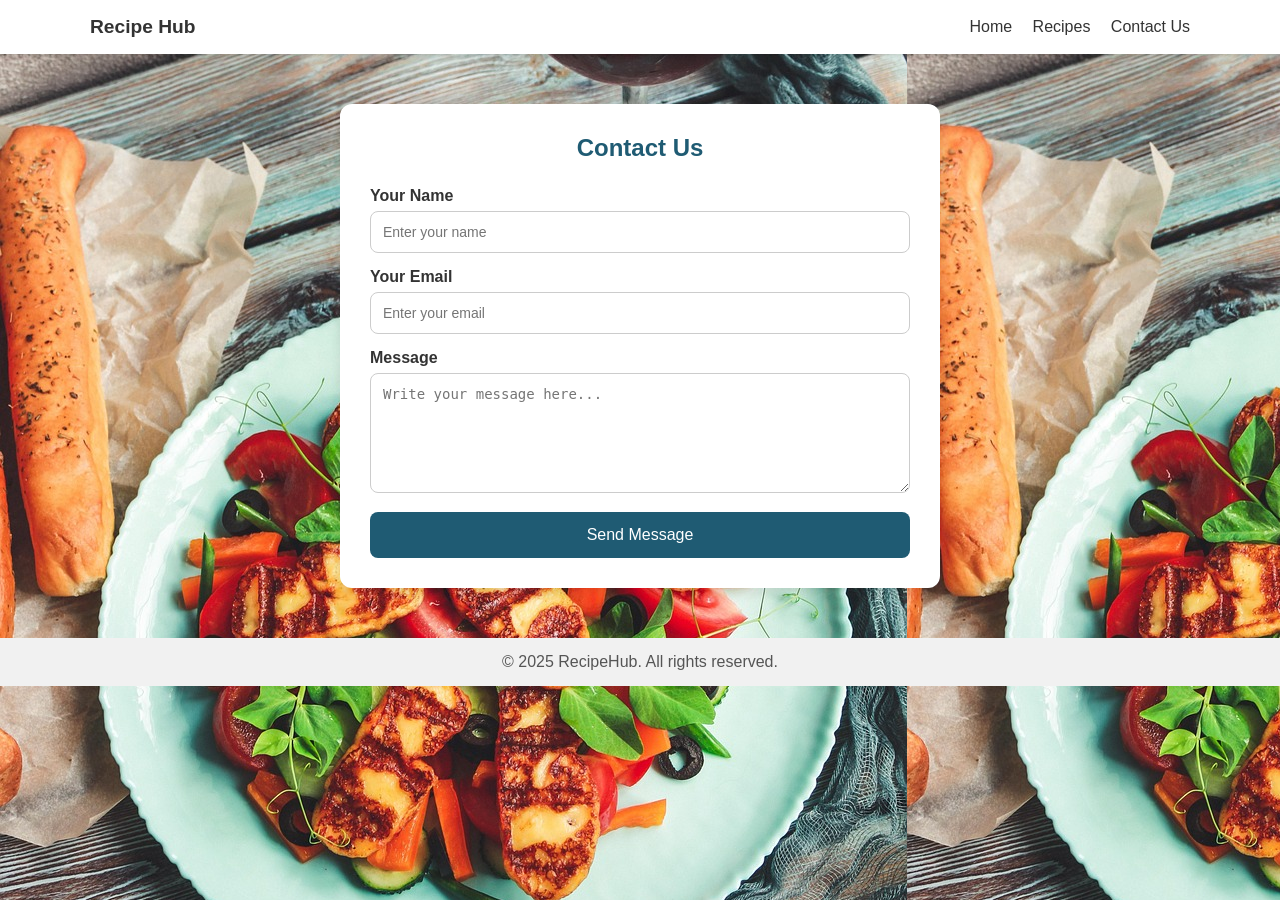
<file: contact us.html>
<!DOCTYPE html>
<html lang="en">
<head>
  <meta charset="UTF-8">
  <title>RecipeHub - Contact Us</title>
  <style>
    * {
  margin: 0;
  padding: 0;
  box-sizing: border-box;
}
    body {
      font-family: Arial, Helvetica, sans-serif;
      color: #333;
      background-image: url('./Recipe Images/recipe-image-7.jpg');
      margin: 0;
      padding: 0;
    }
    header {
      background: #ffffff;
      box-shadow: 0 2px 4px rgba(0,0,0,0.1);
    }
   
    .container {
      width: 90%;
      max-width: 1100px;
     margin: auto;
    }

    .nav {
      display: flex;
      justify-content: space-between;
      align-items: center;
      padding: 1rem 0;
    }

    .nav a {
      margin-left: 1rem;
      text-decoration: none;
      color: #333;
      font-weight: 500;
    }
    .logo {
      font-size: 1.2rem;
      font-weight: bold;
    }
    
    .container1 {
      max-width: 600px;
      margin: 50px auto;
      background: white;
      padding: 30px;
      border-radius: 12px;
      box-shadow: 0 4px 12px rgba(0,0,0,0.1);
    }

    h2 {
      text-align: center;
      color: #1f5b73;
      margin-bottom: 25px;
    }

    label {
      display: block;
      margin-bottom: 6px;
      font-weight: bold;
      color: #333;
    }

    input, textarea {
      width: 100%;
      padding: 12px;
      margin-bottom: 15px;
      border-radius: 8px;
      border: 1px solid #ccc;
      font-size: 14px;
      box-sizing: border-box;
    }

    textarea {
      min-height: 120px;
      resize: vertical;
    }

    button {
      width: 100%;
      background: #1f5b73;
      color: white;
      padding: 14px;
      border: none;
      border-radius: 8px;
      font-size: 16px;
      cursor: pointer;
      transition: background 0.3s ease;
    }

    button:hover {
      background: #013c53;
    }

    .thank-you {
      display: none;
      text-align: center;
      padding: 20px;
      margin-top: 20px;
      background: #d4edda;
      border: 1px solid #c3e6cb;
      color: #155724;
      border-radius: 8px;
    }

    footer {
      text-align: center;
      padding: 15px;
      margin-top: 50px;
      background: #f1f1f1;
      color: #555;
    }
  </style>
</head>
<body>
 <header>
    <div class="container nav">
      <h1 class="logo">Recipe Hub</h1>
      <nav>
        <a href="index.html">Home</a>
        <a href="recipe.html">Recipes</a>
        <a href="contact us.html">Contact Us</a>
      </nav>
    </div>
  </header>

  <div class="container1">
    <h2>Contact Us</h2>
    <form id="contactForm">
      <label for="name">Your Name</label>
      <input type="text" id="name" name="name" placeholder="Enter your name" required pattern="[A-Za-z\s]{2,50}" title="Enter letters only">

      <label for="email">Your Email</label>
      <input type="email" id="email" name="email" placeholder="Enter your email" required>

      <label for="message">Message</label>
      <textarea id="message" name="message" placeholder="Write your message here..." required minlength="10"></textarea>

      <button type="submit">Send Message</button>
    </form>

    <div class="thank-you" id="thankYou">
      Thank you! Your message has been sent (simulated).
    </div>
  </div>

  <footer>
    &copy; 2025 RecipeHub. All rights reserved.
  </footer>

  <script>
    const form = document.getElementById('contactForm');
    const thankYou = document.getElementById('thankYou');

    form.addEventListener('submit', function(e) {
      e.preventDefault(); // prevent actual form submission

      // HTML5 validation check
      if (!form.checkValidity()) {
        form.reportValidity();
        return;
      }

      // Simulate sending email
      setTimeout(() => {
        thankYou.style.display = 'block';
        form.reset(); // clear the form
      }, 500); // delay to mimic sending
    });
  </script>
</body>
</html>
</file>
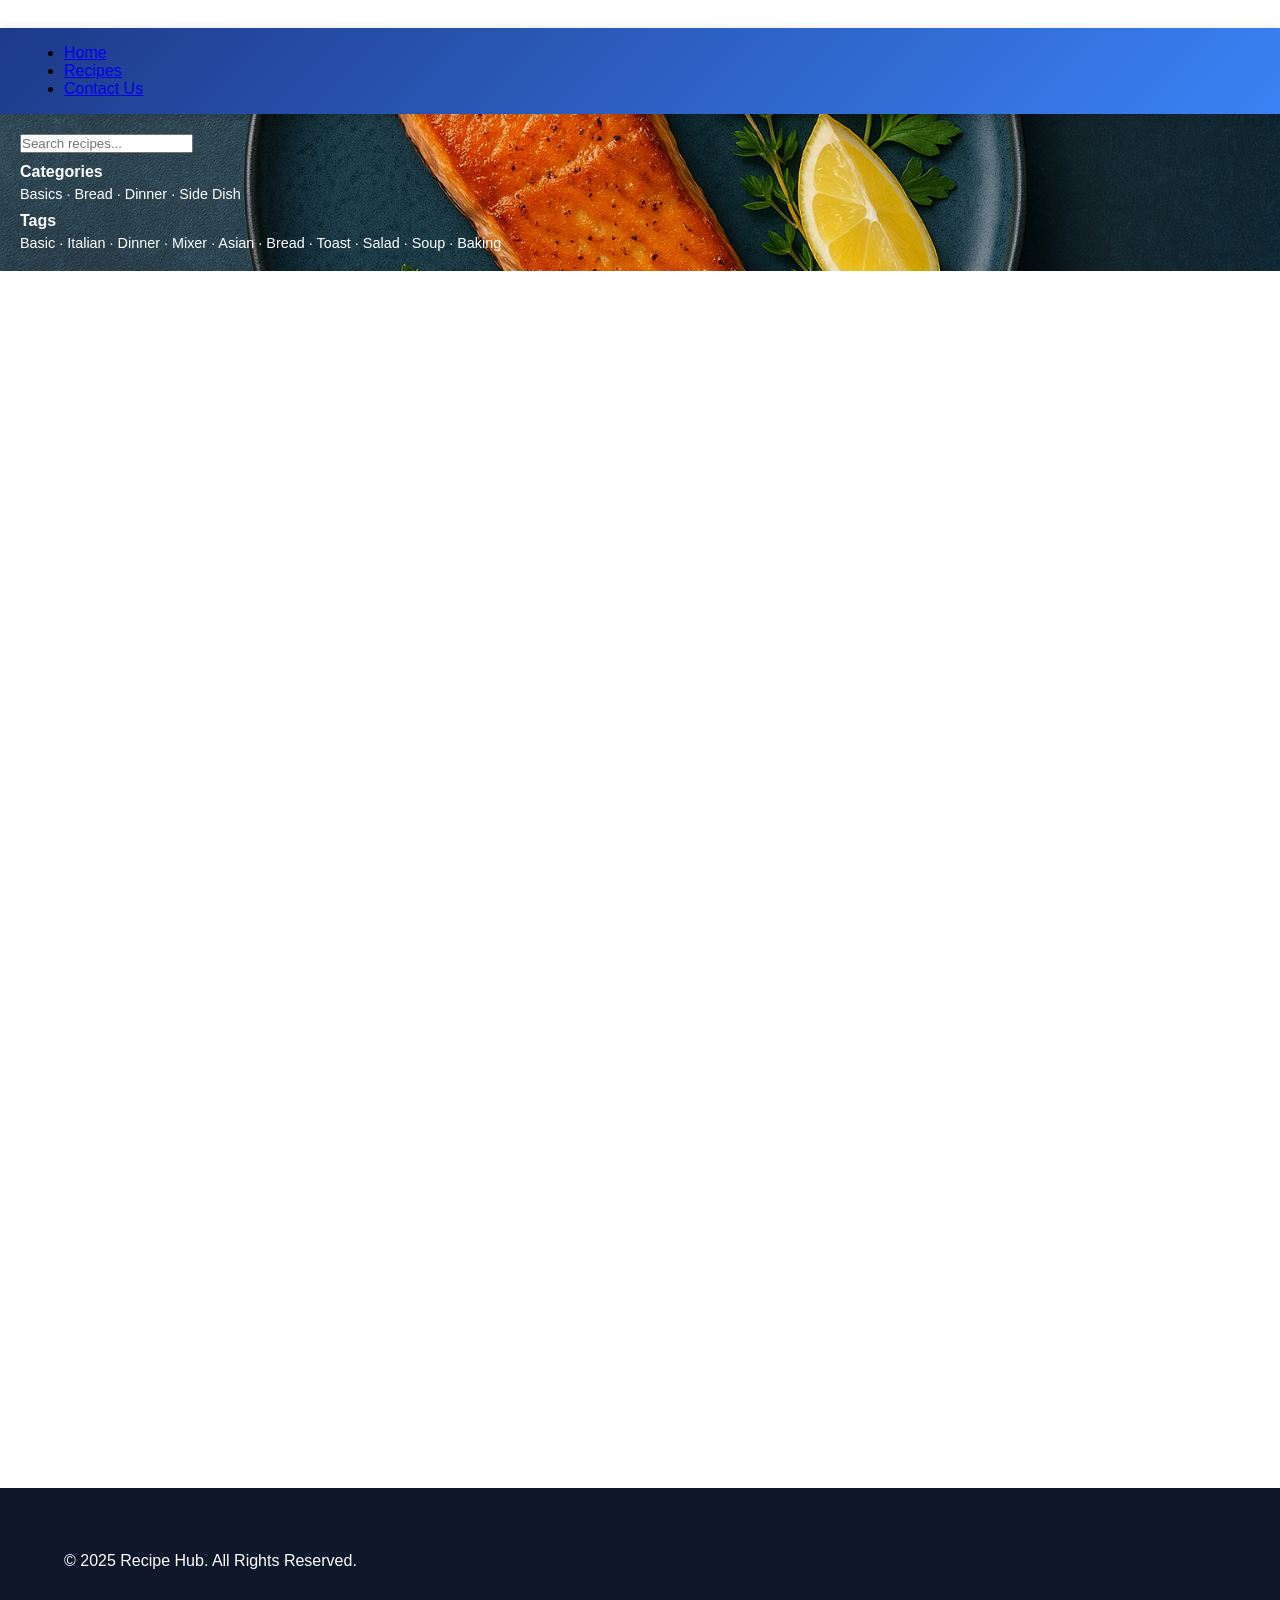
<file: recipe.html>
<!DOCTYPE html>
<html lang="en">
<head>
    <meta charset="UTF-8">
    <meta name="viewport" content="width=device-width, initial-scale=1.0">
    <title>Recipe Hub | Recipe</title>
    <link rel="stylesheet" href="./css file/recipe.css">
</head>
<body>
    <header class="navbar">
        <div class="logo">Recipe Hub</div>
        <nav>
            <ul>
                <li><a href="index.html">Home</a></li>
                <li><a href="recipe.html" class="active">Recipes</a></li>
                <li><a href="contact us.html">Contact Us</a></li>
            </ul>
        </nav>
    </header>

    <section class="filter-section">
        <input type="text" placeholder="Search recipes..." class="search-bar">
        <div class="tags">
            <h4>Categories</h4>
            <p>Basics · Bread · Dinner · Side Dish</p>
            <h4>Tags</h4>
            <p>Basic · Italian · Dinner · Mixer · Asian · Bread · Toast · Salad · Soup · Baking</p>
        </div>
    </section>

    <section class="recipes-grid">
        <div class="recipe-card">
            <img src="./Recipe Images/recipe-image-1.jpg" alt="" height="280px">
            <h3>Basic Pizza Dough #2</h3>
            <p>A tried-and-tested Neapolitan pizza dough which is quick to prepare</p>
            <a href="#">Read More</a>
        </div>

        <div class="recipe-card">
            <img src="./Recipe Images/recipe-image-2.jpg" alt="" height="280px">
            <h3>Pear and Ricotta Tart</h3>
            <a href="#">Read More</a>
        </div>

        <div class="recipe-card">
            <img src="./Recipe Images/recipe-image-3.jpg" alt="" height="280px">
            <h3>Tipo 00 – Duck Ragu w/Parmesan Gnocchi</h3>
            <a href="#">Read More</a>
        </div>

        <div class="recipe-card">
            <img src="./Recipe Images/recipe-image-4.jpg" alt="" height="280px">
            <h3>Vegetarian Chilli</h3>
            <a href="#">Read More</a>
        </div>

        <div class="recipe-card">
            <img src="./Recipe Images/recipe-image-5.jpg" alt="" height="280px">
            <h3>Japanese Curry</h3>
            <a href="#">Read More</a>
        </div>

        <div class="recipe-card">
            <img src="./Recipe Images/recipe-image-6.jpg" alt="" height="280px">
            <h3>Dan Dan Mien (soupy)</h3>
            <a href="#">Read More</a>
        </div>

        <div class="recipe-card">
            <img src="./Recipe Images/recipe-image-7.jpg" alt="" height="280px">
            <h3>Honey & Leek Grain Salad w/Roast Pumpkin and Halloumi</h3>
            <a href="#">Read More</a>
        </div>

        <div class="recipe-card">
            <img src="./Recipe Images/recipe-image-8.jpg" alt="" height="280px">
            <h3>Sautéed Green Beans</h3>
            <p>Side Dish - Green Beans Saute’d with butter - c’est france.</p>
            <a href="#">Read More</a>
        </div>

        <div class="recipe-card">
            <img src="./Recipe Images/recipe-image-9.jpg" alt="">
            <h3>Koresh-e Gormeh Sabzi</h3>
            <a href="#">Read More</a>
        </div>

        <div class="recipe-card">
            <img src="./Recipe Images/recipe-image-10.jpg" alt="">
            <h3>Basic Bread #2</h3>
            <p>A rustic Italian ciabatta style loaf good fresh or toasted</p>
            <a href="#">Read More</a>
        </div>
    </section>

    <footer class="footer">
        <p>© 2025 Recipe Hub. All Rights Reserved.</p>
    </footer>
</body>
</html>
</file>
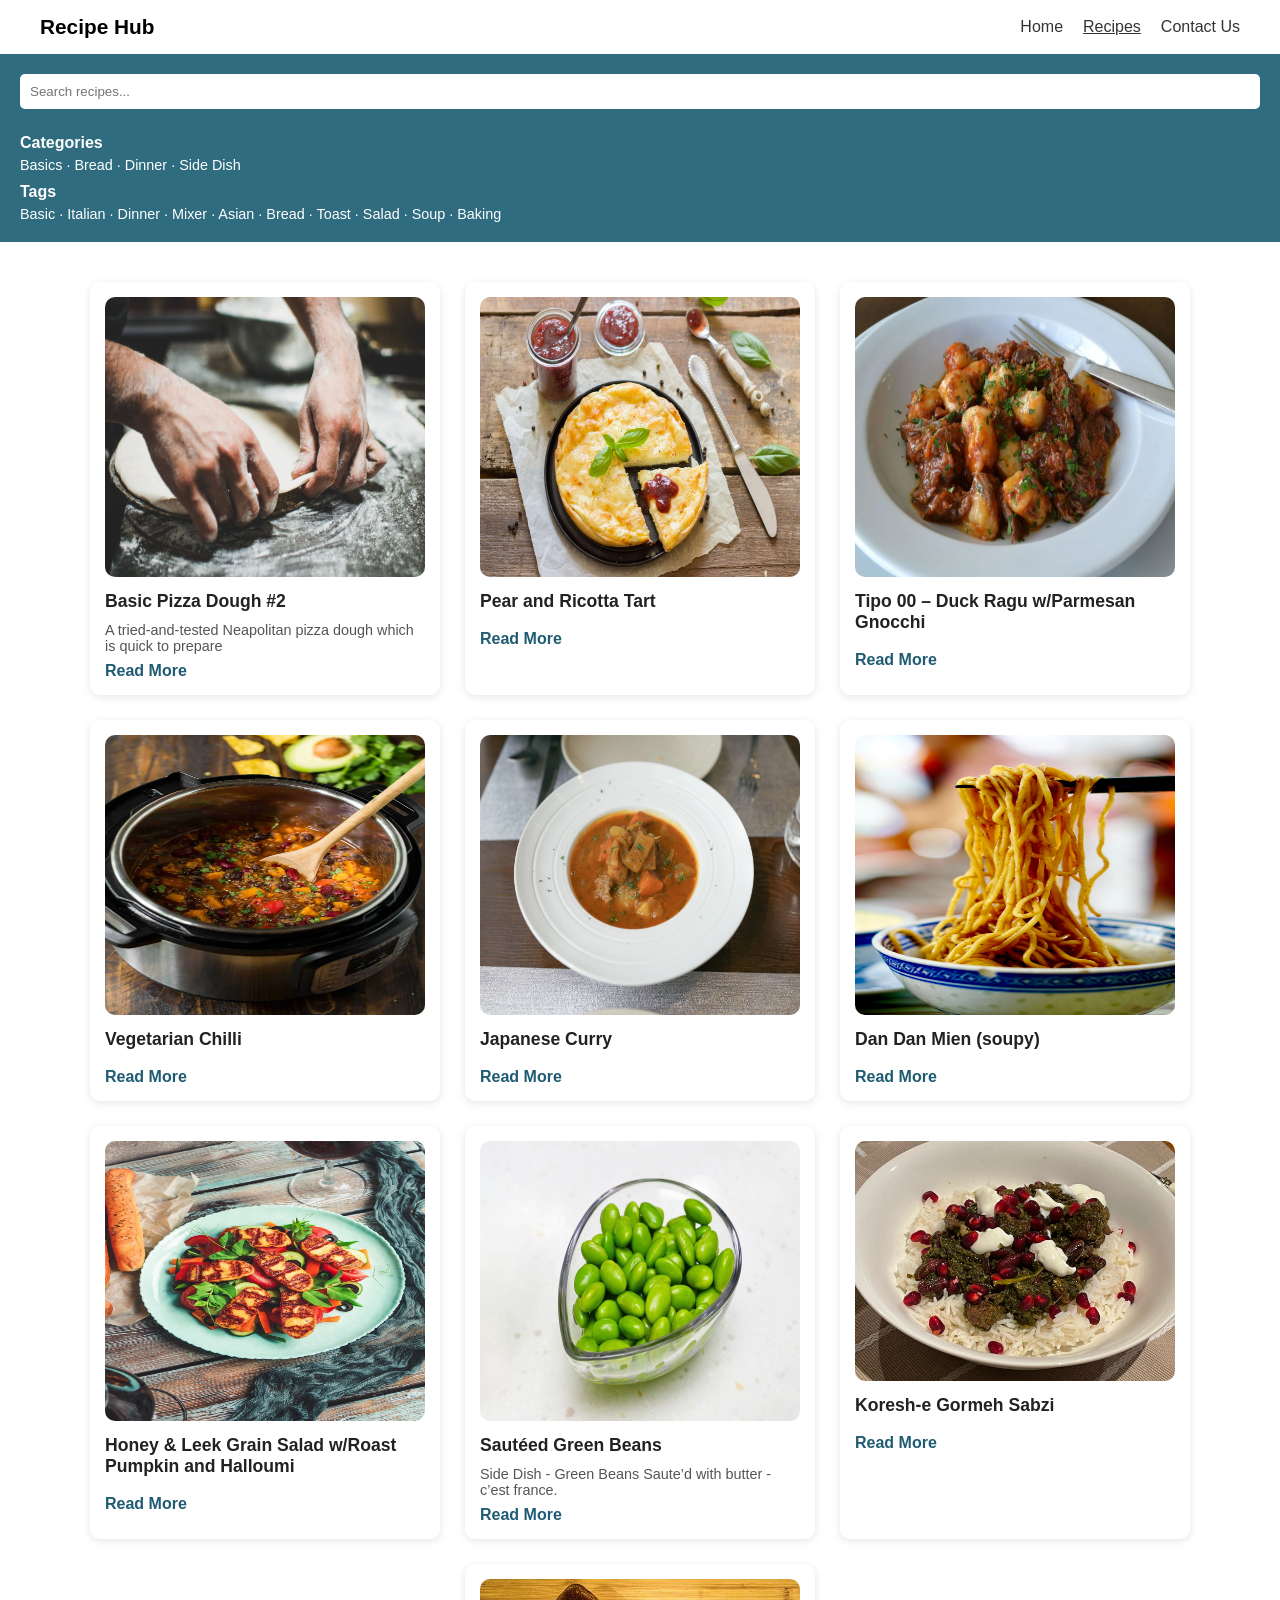
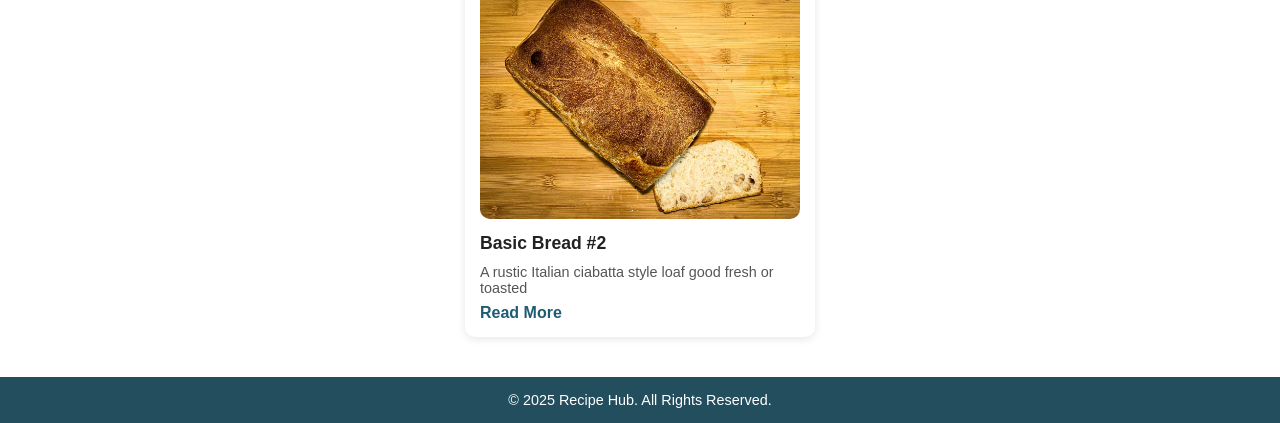
<file: Recipe Hub/recipe.html>
<!DOCTYPE html>
<html lang="en">
<head>
    <meta charset="UTF-8">
    <meta name="viewport" content="width=device-width, initial-scale=1.0">
    <title>Recipe Hub | Recipe</title>
    <link rel="stylesheet" href="recipe.css">
</head>
<body>
    <header class="navbar">
        <div class="logo">Recipe Hub</div>
        <nav>
            <ul>
                <li><a href="../Home Page/home.html">Home</a></li>
                <li><a href="recipe.html" class="active">Recipes</a></li>
                <li><a href="contact_us.html">Contact Us</a></li>
            </ul>
        </nav>
    </header>

    <section class="filter-section">
        <input type="text" placeholder="Search recipes..." class="search-bar">
        <div class="tags">
            <h4>Categories</h4>
            <p>Basics · Bread · Dinner · Side Dish</p>
            <h4>Tags</h4>
            <p>Basic · Italian · Dinner · Mixer · Asian · Bread · Toast · Salad · Soup · Baking</p>
        </div>
    </section>

    <section class="recipes-grid">
        <div class="recipe-card">
            <img src="./Recipe Images/recipe-image-1.jpg" alt="" height="280px">
            <h3>Basic Pizza Dough #2</h3>
            <p>A tried-and-tested Neapolitan pizza dough which is quick to prepare</p>
            <a href="#">Read More</a>
        </div>

        <div class="recipe-card">
            <img src="./Recipe Images/recipe-image-2.jpg" alt="" height="280px">
            <h3>Pear and Ricotta Tart</h3>
            <a href="#">Read More</a>
        </div>

        <div class="recipe-card">
            <img src="./Recipe Images/recipe-image-3.jpg" alt="" height="280px">
            <h3>Tipo 00 – Duck Ragu w/Parmesan Gnocchi</h3>
            <a href="#">Read More</a>
        </div>

        <div class="recipe-card">
            <img src="./Recipe Images/recipe-image-4.jpg" alt="" height="280px">
            <h3>Vegetarian Chilli</h3>
            <a href="#">Read More</a>
        </div>

        <div class="recipe-card">
            <img src="./Recipe Images/recipe-image-5.jpg" alt="" height="280px">
            <h3>Japanese Curry</h3>
            <a href="#">Read More</a>
        </div>

        <div class="recipe-card">
            <img src="./Recipe Images/recipe-image-6.jpg" alt="" height="280px">
            <h3>Dan Dan Mien (soupy)</h3>
            <a href="#">Read More</a>
        </div>

        <div class="recipe-card">
            <img src="./Recipe Images/recipe-image-7.jpg" alt="" height="280px">
            <h3>Honey & Leek Grain Salad w/Roast Pumpkin and Halloumi</h3>
            <a href="#">Read More</a>
        </div>

        <div class="recipe-card">
            <img src="./Recipe Images/recipe-image-8.jpg" alt="" height="280px">
            <h3>Sautéed Green Beans</h3>
            <p>Side Dish - Green Beans Saute’d with butter - c’est france.</p>
            <a href="#">Read More</a>
        </div>

        <div class="recipe-card">
            <img src="./Recipe Images/recipe-image-9.jpg" alt="">
            <h3>Koresh-e Gormeh Sabzi</h3>
            <a href="#">Read More</a>
        </div>

        <div class="recipe-card">
            <img src="./Recipe Images/recipe-image-10.jpg" alt="">
            <h3>Basic Bread #2</h3>
            <p>A rustic Italian ciabatta style loaf good fresh or toasted</p>
            <a href="#">Read More</a>
        </div>
    </section>

    <footer class="footer">
        <p>© 2025 Recipe Hub. All Rights Reserved.</p>
    </footer>
</body>
</html>
</file>
<file: css file/recipe.css>
* {
    margin: 0;
    padding: 0;
    box-sizing: border-box;
    font-family: Arial, Helvetica, sans-serif;
}

header {
      background: #ffffff;
      box-shadow: 0 2px 4px rgba(0,0,0,0.1);
    }
    
/* Navbar */
nav {
  background: linear-gradient(135deg, #1e3a8a, #3b82f6);
  padding: 1rem 5%;
  display: flex;
  justify-content: space-between;
  align-items: center;
  box-shadow: 0 2px 10px rgba(0, 0, 0, 0.15);
  position: sticky;
  top: 0;
  z-index: 1000;
}

.logo {
  font-size: 1.5rem;
  font-weight: 700;
  color: white;
  display: flex;
  align-items: center;
  gap: 0.5rem;
  letter-spacing: 0.5px;
}

.nav-links {
  display: flex;
  gap: 2.5rem;
  list-style: none;
}

.nav-links a {
  color: white;
  text-decoration: none;
  font-weight: 500;
  font-size: 0.95rem;
  transition: all 0.3s;
  position: relative;
}

.nav-links a::after {
  content: "";
  position: absolute;
  bottom: -5px;
  left: 0;
  width: 0;
  height: 2px;
  background: #fbbf24;
  transition: width 0.3s;
}

.nav-links a:hover::after {
  width: 100%;
}

.nav-buttons {
  display: flex;
  gap: 1rem;
}

.btn {
  padding: 0.65rem 1.8rem;
  border: none;
  border-radius: 8px;
  cursor: pointer;
  font-weight: 600;
  font-size: 0.9rem;
  transition: all 0.3s;
}

.btn-login {
  background: transparent;
  color: white;
  border: 2px solid rgba(255, 255, 255, 0.8);
}

.btn-login:hover {
  background: white;
  color: #1e3a8a;
}

.btn-signup {
  background: #fbbf24;
  color: #1e3a8a;
  box-shadow: 0 4px 12px rgba(251, 191, 36, 0.3);
}

.btn-signup:hover {
  background: #f59e0b;
  transform: translateY(-2px);
  box-shadow: 0 6px 16px rgba(251, 191, 36, 0.4);
}

.menu-toggle {
  display: none;
  flex-direction: column;
  gap: 5px;
  cursor: pointer;
  padding: 5px;
}

.menu-toggle span {
  width: 25px;
  height: 3px;
  background: white;
  border-radius: 3px;
  transition: all 0.3s;
}

.filter-section {
    background-image: url('../Recipe Images/recipe-image-11.png');
    background-repeat: no-repeat;
    background-size: cover; /* or contain, or specific size */
    background-position: center center; /* change this line to position it */
    color: white;
    padding: 20px;
}

.hero-search {
  max-width: 600px;
  margin: 0 auto;
  display: flex;
  background: white;
  border-radius: 50px;
  overflow: hidden;
  box-shadow: 0 10px 40px rgba(0, 0, 0, 0.2);
}

.hero-search input {
  flex: 1;
  padding: 1rem 1.5rem;
  border: none;
  font-size: 1rem;
  outline: none;
}

.hero-search button {
  background: #fbbf24;
  color: #1e3a8a;
  padding: 1rem 2rem;
  border: none;
  font-weight: 700;
  cursor: pointer;
  transition: all 0.3s;
}

.hero-search button:hover {
  background: #f59e0b;
}


.tags h4 {
    margin: 10px 0 5px;
}

.tags p {
    font-size: 0.9rem;
}

.recipes-grid {
  display: grid;
  grid-template-columns: repeat(auto-fit, minmax(280px, 1fr));
  gap: 20px;
  padding: 20px;
}

/* --- Recipe Card Hover Animation --- */
.recipe-card {
  box-shadow: 0 2px 8px rgba(0,0,0,0.1);
  padding: 15px;
  text-align: center;
  transition: transform 0.3s;
  background-color: white !important;
  overflow: hidden !important;
  border-radius: 10px !important;
}

/* Fix images not showing */
.recipe-card img {
  display: block !important;
  width: 100% !important;
  height: 250px !important;
  object-fit: cover !important;
  opacity: 1 !important;
  z-index: 999 !important;
  position: relative !important;
}


.firestore-recipes {
  display: grid;
  grid-template-columns: repeat(auto-fit, minmax(280px, 1fr));
  gap: 20px;
  margin-top: 20px;
}

/* Hover effect */
.recipe-card:hover {
    transform: scale(1.05); /* slightly enlarge the card */
    box-shadow: 0 8px 20px rgba(0, 0, 0, 0.15); /* deeper shadow */
}

.recipe-card:hover img {
    transform: scale(1.1); /* zoom image slightly */
}


.recipe-card h3 {
    margin: 10px 0;
    font-size: 1.1rem;
    color: #222;
}

.recipe-card p {
    font-size: 0.9rem;
    color: #555;
}

.recipe-card a {
    display: inline-block;
    margin-top: 8px;
    text-decoration: none;
    color: #1f5b73;
    font-weight: 600;
}

.recipe-card a:hover {
    text-decoration: underline;
}


/* How It Works */
.how-it-works {
  padding: 5rem 5%;
  background: linear-gradient(135deg, #eff6ff, #dbeafe);
}

.steps {
  display: grid;
  grid-template-columns: repeat(auto-fit, minmax(280px, 1fr));
  gap: 2rem;
  max-width: 1200px;
  margin: 0 auto;
}

.step {
  background: white;
  padding: 2.5rem 2rem;
  border-radius: 12px;
  text-align: center;
  box-shadow: 0 4px 20px rgba(0, 0, 0, 0.08);
}

.step-number {
  background: linear-gradient(135deg, #3b82f6, #2563eb);
  color: white;
  width: 60px;
  height: 60px;
  border-radius: 50%;
  display: flex;
  align-items: center;
  justify-content: center;
  font-size: 1.8rem;
  font-weight: 800;
  margin: 0 auto 1.5rem;
  box-shadow: 0 4px 15px rgba(59, 130, 246, 0.3);
}

.step h3 {
  color: #1e3a8a;
  margin-bottom: 0.8rem;
  font-size: 1.3rem;
}

.step p {
  color: #64748b;
  line-height: 1.7;
}
.section-title,
.section-subtitle {
  text-align: center;
  font-size: 50px;
  color: #1e3a8a;
}
.section-subtitle {
  opacity: 0.9;
  padding-bottom: 30px;
}

/* Stats */
.stats {
  padding: 5rem 5%;
  background: linear-gradient(135deg, #1e3a8a, #3b82f6);
  color: white;
}

.stats .section-title,
.stats .section-subtitle {
  color: white;
}

.stats .section-subtitle {
  opacity: 0.9;
}

.stats-grid {
  display: grid;
  grid-template-columns: repeat(auto-fit, minmax(200px, 1fr));
  gap: 2rem;
  max-width: 1200px;
  margin: 0 auto;
}

.stat-item {
  text-align: center;
  padding: 2rem;
  background: rgba(255, 255, 255, 0.1);
  border-radius: 12px;
  backdrop-filter: blur(10px);
}

.stat-number {
  font-size: 3.5rem;
  font-weight: 800;
  color: #fbbf24;
  margin-bottom: 0.5rem;
}

.stat-label {
  font-size: 1.1rem;
  opacity: 0.9;
}

/* Testimonials */
.testimonials {
  padding: 5rem 5%;
  background: white;
}

.testimonial-grid {
  display: grid;
  grid-template-columns: repeat(auto-fit, minmax(320px, 1fr));
  gap: 2rem;
  max-width: 1200px;
  margin: 0 auto;
}

.testimonial {
  background: #f8fafc;
  padding: 2rem;
  border-radius: 12px;
  border-left: 4px solid #3b82f6;
  box-shadow: 0 2px 15px rgba(0, 0, 0, 0.05);
}

.testimonial-header {
  display: flex;
  align-items: center;
  gap: 1rem;
  margin-bottom: 1rem;
}

.testimonial-avatar {
  width: 50px;
  height: 50px;
  border-radius: 50%;
  background: linear-gradient(135deg, #3b82f6, #60a5fa);
  display: flex;
  align-items: center;
  justify-content: center;
  color: white;
  font-weight: 700;
  font-size: 1.2rem;
}

.testimonial-text {
  font-style: italic;
  color: #475569;
  line-height: 1.7;
  margin-bottom: 1rem;
}

.testimonial-author {
  font-weight: 700;
  color: #1e3a8a;
}

.testimonial-role {
  font-size: 0.85rem;
  color: #64748b;
}

 /* Footer */
footer {
  background: #0f172a;
  color: white;
  padding: 4rem 5% 2rem;
}

.footer-content {
  display: grid;
  grid-template-columns: repeat(auto-fit, minmax(250px, 1fr));
  gap: 3rem;
  max-width: 1200px;
  margin: 0 auto 3rem;
}

.footer-section h3 {
  color: #60a5fa;
  margin-bottom: 1.5rem;
  font-size: 1.2rem;
  font-weight: 700;
}

.footer-section p {
  color: #cbd5e1;
  line-height: 1.8;
  margin-bottom: 1rem;
}

.footer-links {
  list-style: none;
}

.footer-links li {
  margin-bottom: 0.8rem;
}

.footer-links a {
  color: #cbd5e1;
  text-decoration: none;
  transition: color 0.3s;
}

.footer-links a:hover {
  color: #60a5fa;
}

.social-links {
  display: flex;
  gap: 1rem;
  margin-top: 1.5rem;
}

.social-icon {
  width: 45px;
  height: 45px;
  background: #eee;
  border-radius: 8px;
  display: flex;
  align-items: center;
  justify-content: center;
  transition: all 0.3s;
  overflow: hidden;
}

.social-icon img {
  width: 50px;
  height: 50px;
  object-fit: contain;
}

.social-icon:hover {
  transform: translateY(-3px);
}

.footer-bottom {
  text-align: center;
  padding-top: 2rem;
  border-top: 1px solid #334155;
  color: #94a3b8;
}



/* --- Scroll Animation Base Styles --- */
.recipe-card {
    opacity: 0;
    transform: translateY(50px);
    transition: all 0.8s ease-out;
}

/* When visible on screen */
.recipe-card.show {
    opacity: 1;
    transform: translateY(0);
}

/* Optional: Description fade-in delay */
.recipe-card p {
    opacity: 0;
    transition: opacity 0.6s ease 0.3s;
}

.recipe-card.show p {
    opacity: 1;
}



/* --- Featured Recipes Section --- */
.featured-recipes {
  background-color: #f8fafb;
  padding: 60px 20px;
  text-align: center;
}

.featured-recipes h2 {
  font-size: 2rem;
  color: #224e5e;
  margin-bottom: 40px;
}

.featured-container {
  display: flex;
  flex-wrap: wrap;
  justify-content: center;
  gap: 30px;
}

.featured-card {
  background: white;
  border-radius: 15px;
  box-shadow: 0 4px 12px rgba(0, 0, 0, 0.1);
  max-width: 350px;
  overflow: hidden;
  transition: transform 0.3s ease, box-shadow 0.3s ease;
}

.featured-card img {
  width: 100%;
  height: 220px;
  object-fit: cover;
  transition: transform 0.4s ease;
}

.featured-text {
  padding: 20px;
}

.featured-text h3 {
  color: #224e5e;
  margin-bottom: 10px;
}

.featured-text p {
  font-size: 0.95rem;
  color: #555;
  line-height: 1.5;
}

/* Hover animation */
.featured-card:hover {
  transform: scale(1.05);
  box-shadow: 0 10px 25px rgba(0, 0, 0, 0.15);
}

.featured-card:hover img {
  transform: scale(1.1);
}

form input{
  border: none;
  height: 40px;
  width: 200px;
  border-radius: 10px;
}

form button{
  border: none;
  color: #1e3a8a;
  font-weight: bolder;
  background: #fbbf24;
  height: 40px;
  width: 200px;
  border-radius: 10px;
}

form button:hover{
  background: #bb8600fa;
}

.card-actions {
  margin-top: 10px;
  display: flex;
  justify-content: center;
  gap: 10px;
}

.card-actions button {
  border: none;
  padding: 8px 12px;
  border-radius: 6px;
  font-weight: 600;
  cursor: pointer;
  transition: all 0.3s ease;
}

/* Style for Edit Button */
.card-actions button:first-child {
  background-color: #007bff;
  color: white;
}

.card-actions button:first-child:hover {
  background-color: #0056b3;
}

/* Style for Delete Button */
.card-actions button:last-child {
  background-color: #dc3545;
  color: white;
}

.card-actions button:last-child:hover {
  background-color: #a71d2a;
}


/* Responsive */
@media (max-width: 768px) {
  .featured-container {
    flex-direction: column;
    align-items: center;
  }
}


@media (max-width: 768px) {
    .navbar {
        flex-direction: column;
        gap: 10px;
        padding: 15px;
    }

    .recipes-grid {
        flex-direction: column;
        align-items: center;
        padding: 20px;
    }

    .recipe-card {
        width: 100%;
        max-width: 90%;
    }

    .filter-section {
        text-align: center;
    }
}
</file>
<file: Recipe Hub/recipe.css>
* {
    margin: 0;
    padding: 0;
    box-sizing: border-box;
    font-family: Arial, Helvetica, sans-serif;
}

.navbar {
    display: flex;
    justify-content: space-between;
    align-items: center;
    padding: 15px 40px;
    background-color: white;
    color: black;
}

.navbar .logo {
    font-weight: bold;
    font-size: 1.3rem;
}

.navbar ul {
    display: flex;
    list-style: none;
    gap: 20px;
}

.navbar a {
    color: #333;
    text-decoration: none;
    font-weight: 500;
}

.navbar a.active,
.navbar a:hover {
    text-decoration: underline;
}

.filter-section {
    background-color: #2f6c7f;
    color: white;
    padding: 20px;
}

.search-bar {
    width: 100%;
    padding: 10px;
    margin-bottom: 15px;
    border: none;
    border-radius: 5px;
}

.tags h4 {
    margin: 10px 0 5px;
}

.tags p {
    font-size: 0.9rem;
}

.recipes-grid {
    display: flex;
    flex-wrap: wrap;
    justify-content: center;
    gap: 25px;
    padding: 40px 20px;
}

.recipe-card {
    flex: 1 1 300px;
    max-width: 350px;
    background: #fff;
    border-radius: 10px;
    box-shadow: 0 2px 8px rgba(0,0,0,0.1);
    padding: 15px;
    text-align: left;
}

.recipe-card img {
    width: 100%;
    border-radius: 10px;
}

.recipe-card h3 {
    margin: 10px 0;
    font-size: 1.1rem;
    color: #222;
}

.recipe-card p {
    font-size: 0.9rem;
    color: #555;
}

.recipe-card a {
    display: inline-block;
    margin-top: 8px;
    text-decoration: none;
    color: #1f5b73;
    font-weight: 600;
}

.recipe-card a:hover {
    text-decoration: underline;
}

.footer {
    text-align: center;
    padding: 15px;
    background-color: #224e5e;
    color: white;
    font-size: 0.9rem;
}

@media (max-width: 768px) {
    .navbar {
        flex-direction: column;
        gap: 10px;
        padding: 15px;
    }

    .recipes-grid {
        flex-direction: column;
        align-items: center;
        padding: 20px;
    }

    .recipe-card {
        width: 100%;
        max-width: 90%;
    }

    .filter-section {
        text-align: center;
    }
}
</file>
